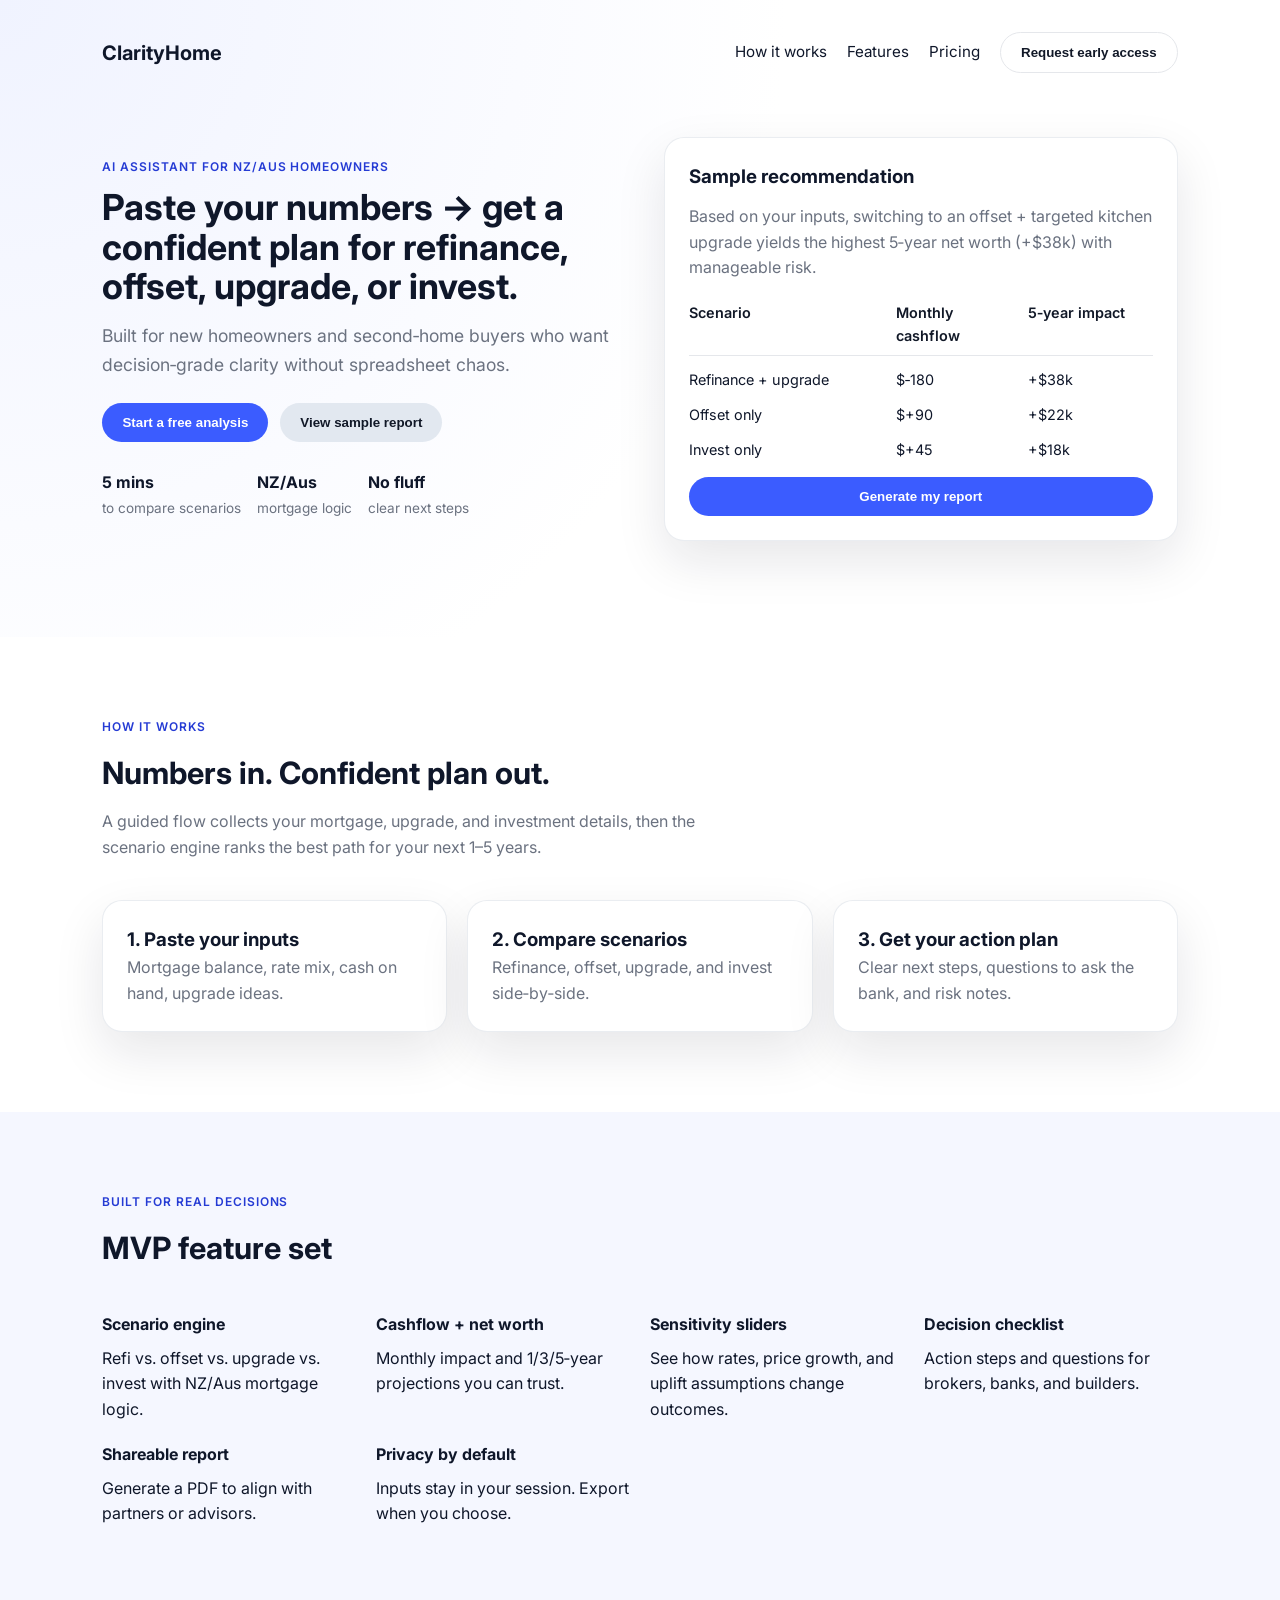
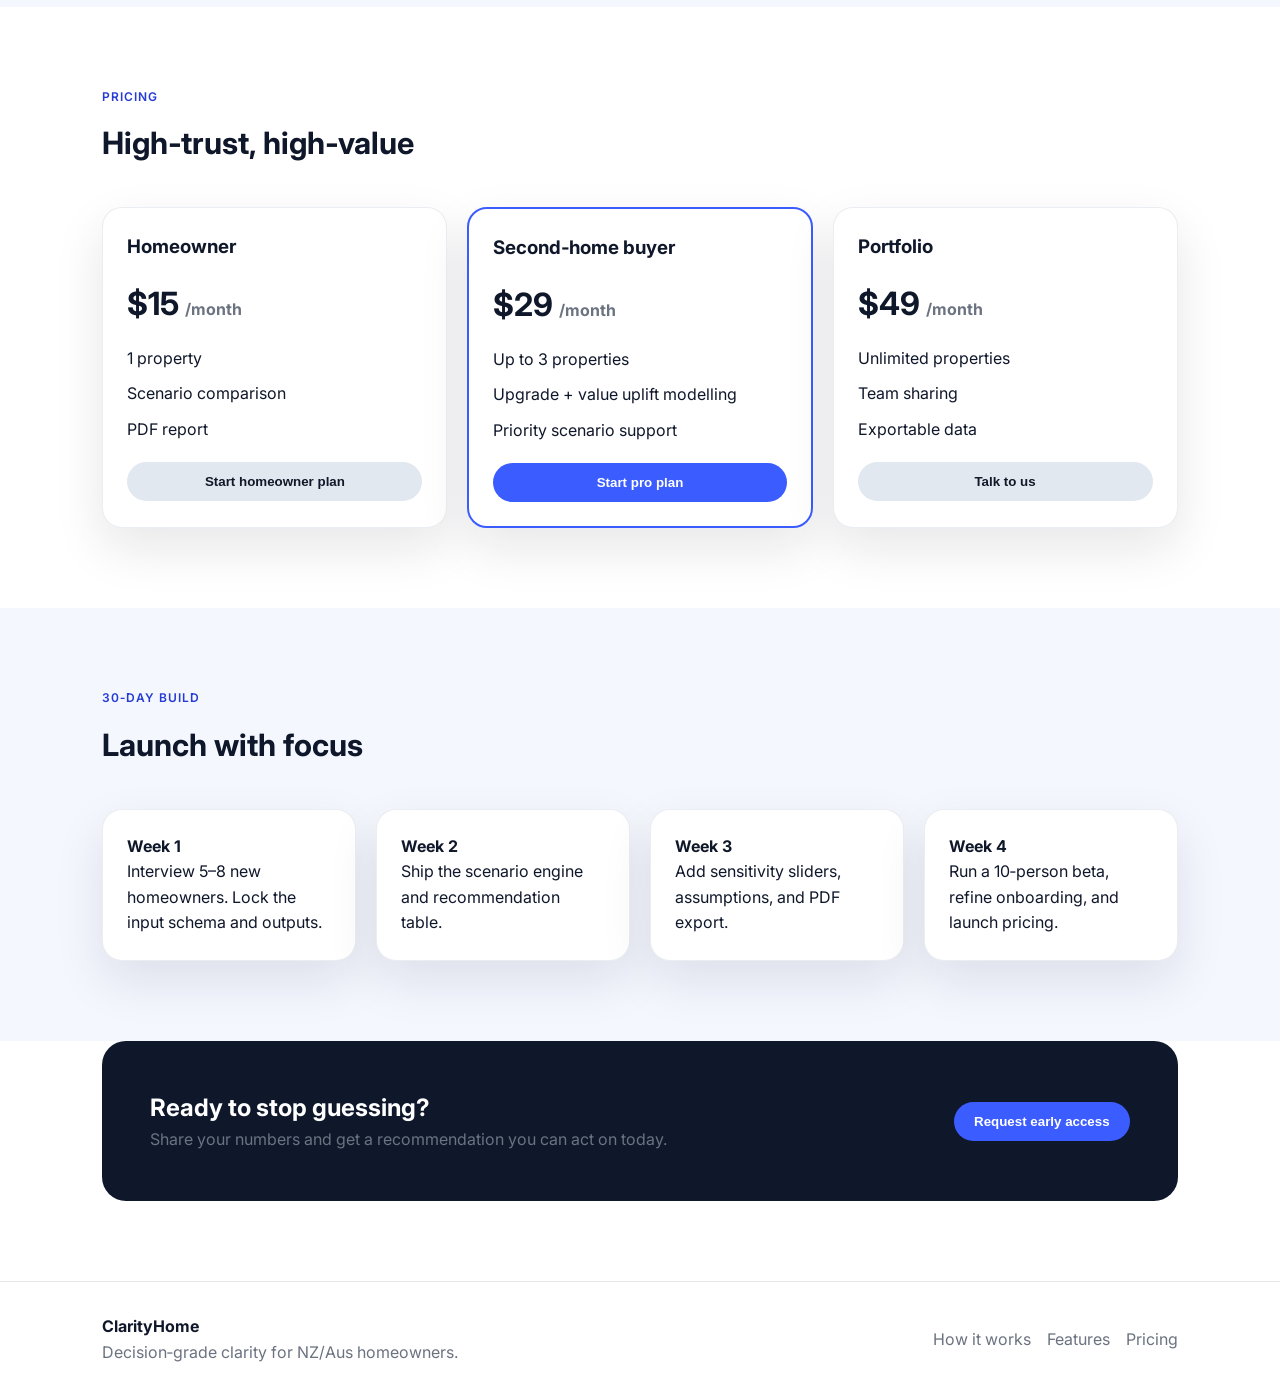
<file: index.html>
<!doctype html>
<html lang="en">
  <head>
    <meta charset="UTF-8" />
    <meta name="viewport" content="width=device-width, initial-scale=1.0" />
    <title>ClarityHome — AI Assistant for Homeowners</title>
    <link rel="stylesheet" href="styles.css" />
    <link rel="preconnect" href="https://fonts.googleapis.com" />
    <link rel="preconnect" href="https://fonts.gstatic.com" crossorigin />
    <link
      href="https://fonts.googleapis.com/css2?family=Inter:wght@300;400;500;600;700&display=swap"
      rel="stylesheet"
    />
  </head>
  <body>
    <header class="hero">
      <nav class="nav">
        <div class="logo">ClarityHome</div>
        <div class="nav-links">
          <a href="#how">How it works</a>
          <a href="#features">Features</a>
          <a href="#pricing">Pricing</a>
          <button class="btn btn-ghost">Request early access</button>
        </div>
      </nav>

      <section class="hero-content">
        <div>
          <p class="eyebrow">AI assistant for NZ/Aus homeowners</p>
          <h1>
            Paste your numbers → get a confident plan for refinance, offset, upgrade, or invest.
          </h1>
          <p class="subhead">
            Built for new homeowners and second‑home buyers who want decision‑grade clarity without
            spreadsheet chaos.
          </p>
          <div class="hero-actions">
            <button class="btn btn-primary">Start a free analysis</button>
            <button class="btn btn-secondary">View sample report</button>
          </div>
          <div class="trust">
            <div>
              <span class="metric">5 mins</span>
              <span class="label">to compare scenarios</span>
            </div>
            <div>
              <span class="metric">NZ/Aus</span>
              <span class="label">mortgage logic</span>
            </div>
            <div>
              <span class="metric">No fluff</span>
              <span class="label">clear next steps</span>
            </div>
          </div>
        </div>
        <div class="card preview-card">
          <h3>Sample recommendation</h3>
          <p class="muted">
            Based on your inputs, switching to an offset + targeted kitchen upgrade yields the
            highest 5‑year net worth (+$38k) with manageable risk.
          </p>
          <div class="table">
            <div class="row header">
              <span>Scenario</span>
              <span>Monthly cashflow</span>
              <span>5‑year impact</span>
            </div>
            <div class="row">
              <span>Refinance + upgrade</span>
              <span>$‑180</span>
              <span>+$38k</span>
            </div>
            <div class="row">
              <span>Offset only</span>
              <span>$+90</span>
              <span>+$22k</span>
            </div>
            <div class="row">
              <span>Invest only</span>
              <span>$+45</span>
              <span>+$18k</span>
            </div>
          </div>
          <button class="btn btn-primary btn-block">Generate my report</button>
        </div>
      </section>
    </header>

    <main>
      <section class="section" id="how">
        <div class="section-header">
          <p class="eyebrow">How it works</p>
          <h2>Numbers in. Confident plan out.</h2>
          <p class="muted">
            A guided flow collects your mortgage, upgrade, and investment details, then the
            scenario engine ranks the best path for your next 1–5 years.
          </p>
        </div>
        <div class="steps">
          <div class="card">
            <h3>1. Paste your inputs</h3>
            <p class="muted">Mortgage balance, rate mix, cash on hand, upgrade ideas.</p>
          </div>
          <div class="card">
            <h3>2. Compare scenarios</h3>
            <p class="muted">Refinance, offset, upgrade, and invest side‑by‑side.</p>
          </div>
          <div class="card">
            <h3>3. Get your action plan</h3>
            <p class="muted">Clear next steps, questions to ask the bank, and risk notes.</p>
          </div>
        </div>
      </section>

      <section class="section alt" id="features">
        <div class="section-header">
          <p class="eyebrow">Built for real decisions</p>
          <h2>MVP feature set</h2>
        </div>
        <div class="feature-grid">
          <div class="feature">
            <h4>Scenario engine</h4>
            <p>Refi vs. offset vs. upgrade vs. invest with NZ/Aus mortgage logic.</p>
          </div>
          <div class="feature">
            <h4>Cashflow + net worth</h4>
            <p>Monthly impact and 1/3/5‑year projections you can trust.</p>
          </div>
          <div class="feature">
            <h4>Sensitivity sliders</h4>
            <p>See how rates, price growth, and uplift assumptions change outcomes.</p>
          </div>
          <div class="feature">
            <h4>Decision checklist</h4>
            <p>Action steps and questions for brokers, banks, and builders.</p>
          </div>
          <div class="feature">
            <h4>Shareable report</h4>
            <p>Generate a PDF to align with partners or advisors.</p>
          </div>
          <div class="feature">
            <h4>Privacy by default</h4>
            <p>Inputs stay in your session. Export when you choose.</p>
          </div>
        </div>
      </section>

      <section class="section" id="pricing">
        <div class="section-header">
          <p class="eyebrow">Pricing</p>
          <h2>High‑trust, high‑value</h2>
        </div>
        <div class="pricing">
          <div class="card">
            <h3>Homeowner</h3>
            <p class="price">$15<span>/month</span></p>
            <ul>
              <li>1 property</li>
              <li>Scenario comparison</li>
              <li>PDF report</li>
            </ul>
            <button class="btn btn-secondary btn-block">Start homeowner plan</button>
          </div>
          <div class="card highlight">
            <h3>Second‑home buyer</h3>
            <p class="price">$29<span>/month</span></p>
            <ul>
              <li>Up to 3 properties</li>
              <li>Upgrade + value uplift modelling</li>
              <li>Priority scenario support</li>
            </ul>
            <button class="btn btn-primary btn-block">Start pro plan</button>
          </div>
          <div class="card">
            <h3>Portfolio</h3>
            <p class="price">$49<span>/month</span></p>
            <ul>
              <li>Unlimited properties</li>
              <li>Team sharing</li>
              <li>Exportable data</li>
            </ul>
            <button class="btn btn-secondary btn-block">Talk to us</button>
          </div>
        </div>
      </section>

      <section class="section alt" id="plan">
        <div class="section-header">
          <p class="eyebrow">30‑day build</p>
          <h2>Launch with focus</h2>
        </div>
        <div class="timeline">
          <div class="card">
            <h4>Week 1</h4>
            <p>Interview 5–8 new homeowners. Lock the input schema and outputs.</p>
          </div>
          <div class="card">
            <h4>Week 2</h4>
            <p>Ship the scenario engine and recommendation table.</p>
          </div>
          <div class="card">
            <h4>Week 3</h4>
            <p>Add sensitivity sliders, assumptions, and PDF export.</p>
          </div>
          <div class="card">
            <h4>Week 4</h4>
            <p>Run a 10‑person beta, refine onboarding, and launch pricing.</p>
          </div>
        </div>
      </section>

      <section class="section cta">
        <div>
          <h2>Ready to stop guessing?</h2>
          <p class="muted">
            Share your numbers and get a recommendation you can act on today.
          </p>
        </div>
        <button class="btn btn-primary">Request early access</button>
      </section>
    </main>

    <footer class="footer">
      <div>
        <strong>ClarityHome</strong>
        <p class="muted">Decision‑grade clarity for NZ/Aus homeowners.</p>
      </div>
      <div class="footer-links">
        <a href="#how">How it works</a>
        <a href="#features">Features</a>
        <a href="#pricing">Pricing</a>
      </div>
    </footer>
  </body>
</html>
</file>
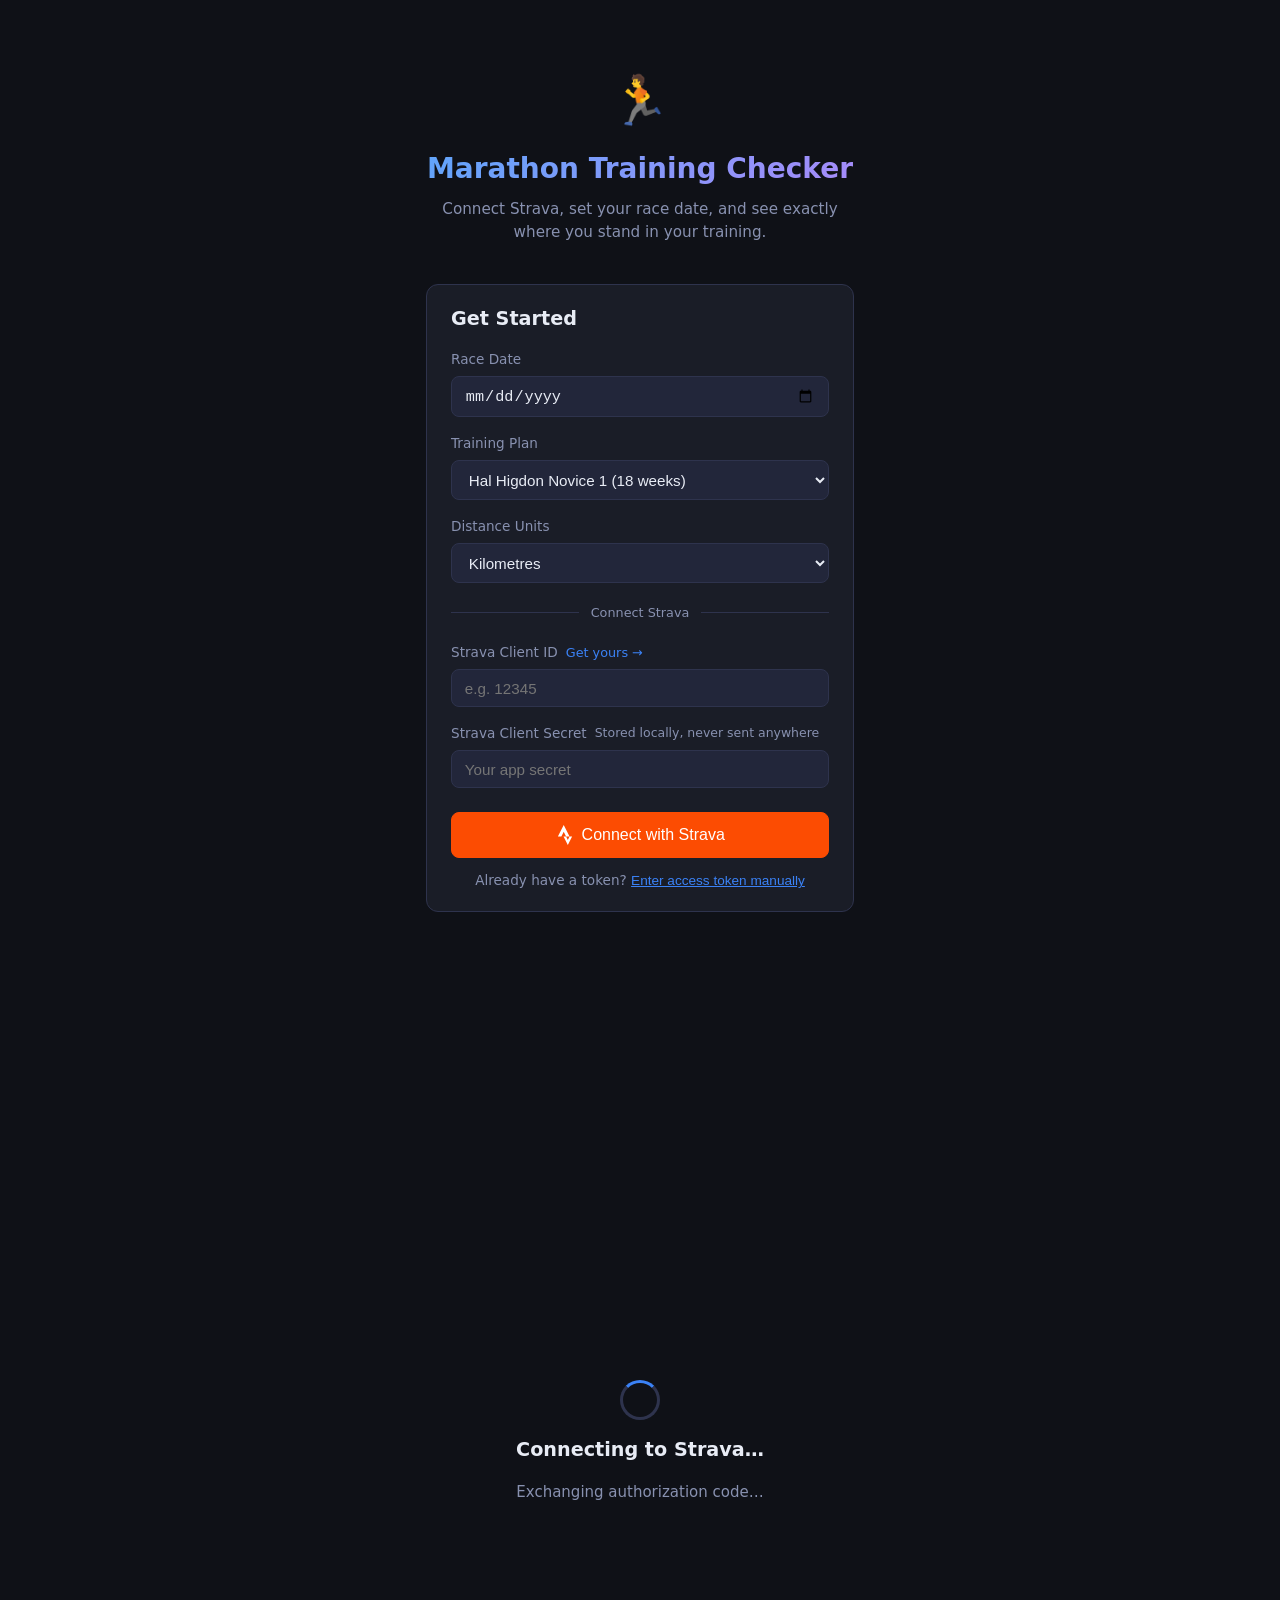
<file: marathon/index.html>
<!DOCTYPE html>
<html lang="en">
<head>
  <meta charset="UTF-8" />
  <meta name="viewport" content="width=device-width, initial-scale=1.0" />
  <title>Marathon Training Checker</title>
  <link rel="stylesheet" href="styles.css" />
</head>
<body>

  <!-- SETUP VIEW -->
  <div id="view-setup" class="view active">
    <div class="hero">
      <div class="hero-icon">🏃</div>
      <h1>Marathon Training Checker</h1>
      <p class="subtitle">Connect Strava, set your race date, and see exactly where you stand in your training.</p>
    </div>

    <div class="card setup-card">
      <h2>Get Started</h2>

      <div class="form-group">
        <label for="race-date">Race Date</label>
        <input type="date" id="race-date" />
      </div>

      <div class="form-group">
        <label for="training-plan">Training Plan</label>
        <select id="training-plan">
          <option value="hal-higdon-novice-1">Hal Higdon Novice 1 (18 weeks)</option>
          <option value="hal-higdon-novice-2">Hal Higdon Novice 2 (18 weeks)</option>
          <option value="hal-higdon-intermediate-1">Hal Higdon Intermediate 1 (18 weeks)</option>
          <option value="pfitz-12-55">Pfitzinger 12/55 (12 weeks, up to 55 mi/wk)</option>
        </select>
      </div>

      <div class="form-group">
        <label for="units">Distance Units</label>
        <select id="units">
          <option value="km">Kilometres</option>
          <option value="miles">Miles</option>
        </select>
      </div>

      <div class="divider"><span>Connect Strava</span></div>

      <div class="form-group">
        <label for="client-id">
          Strava Client ID
          <a href="https://www.strava.com/settings/api" target="_blank" class="help-link">Get yours →</a>
        </label>
        <input type="text" id="client-id" placeholder="e.g. 12345" />
      </div>

      <div class="form-group">
        <label for="client-secret">
          Strava Client Secret
          <span class="hint">Stored locally, never sent anywhere</span>
        </label>
        <input type="password" id="client-secret" placeholder="Your app secret" />
      </div>

      <button id="btn-connect-strava" class="btn btn-strava" onclick="connectStrava()">
        <svg width="20" height="20" viewBox="0 0 24 24" fill="currentColor"><path d="M15.387 17.944l-2.089-4.116h-3.065L15.387 24l5.15-10.172h-3.066m-7.008-5.599l2.836 5.599h4.172L10.463 0l-7 13.828h4.169"/></svg>
        Connect with Strava
      </button>

      <p class="setup-note">
        Already have a token?
        <button class="link-btn" onclick="showTokenEntry()">Enter access token manually</button>
      </p>

      <div id="token-entry" class="hidden">
        <div class="form-group">
          <label for="manual-token">Access Token</label>
          <input type="text" id="manual-token" placeholder="Paste your Strava access token" />
        </div>
        <button class="btn btn-primary" onclick="saveManualToken()">Save & Continue</button>
      </div>
    </div>
  </div>

  <!-- OAUTH CALLBACK VIEW -->
  <div id="view-callback" class="view">
    <div class="hero">
      <div class="loading-spinner"></div>
      <h2>Connecting to Strava…</h2>
      <p id="callback-status">Exchanging authorization code…</p>
    </div>
  </div>

  <!-- DASHBOARD VIEW -->
  <div id="view-dashboard" class="view">
    <header class="dash-header">
      <div class="dash-title">
        <span class="dash-icon">🏃</span>
        <div>
          <h1>Marathon Training</h1>
          <p id="dash-subtitle">Loading…</p>
        </div>
      </div>
      <div class="dash-actions">
        <button class="btn btn-sm" onclick="refreshActivities()">↻ Refresh</button>
        <button class="btn btn-sm btn-ghost" onclick="showSettings()">⚙ Settings</button>
      </div>
    </header>

    <!-- Status Banner -->
    <div id="status-banner" class="status-banner"></div>

    <!-- Key Stats -->
    <div class="stats-grid">
      <div class="stat-card">
        <div class="stat-label">Training Week</div>
        <div class="stat-value" id="stat-week">–</div>
        <div class="stat-sub" id="stat-week-sub">of 18</div>
      </div>
      <div class="stat-card">
        <div class="stat-label">Days to Race</div>
        <div class="stat-value" id="stat-days">–</div>
        <div class="stat-sub" id="stat-race-name">Race Day</div>
      </div>
      <div class="stat-card">
        <div class="stat-label">This Week</div>
        <div class="stat-value" id="stat-this-week">–</div>
        <div class="stat-sub" id="stat-this-week-target">of – planned</div>
      </div>
      <div class="stat-card">
        <div class="stat-label">Long Run</div>
        <div class="stat-value" id="stat-long-run">–</div>
        <div class="stat-sub" id="stat-long-run-target">of – planned</div>
      </div>
    </div>

    <!-- This Week Progress -->
    <div class="card">
      <div class="card-header">
        <h3>This Week's Progress</h3>
        <span id="week-range" class="card-meta"></span>
      </div>
      <div id="week-runs" class="run-list"></div>
      <div id="week-progress-bar" class="progress-wrap">
        <div class="progress-labels">
          <span id="progress-actual-label">0 km done</span>
          <span id="progress-target-label">0 km planned</span>
        </div>
        <div class="progress-bar">
          <div id="progress-fill" class="progress-fill" style="width:0%"></div>
        </div>
      </div>
    </div>

    <!-- Weekly Mileage Chart -->
    <div class="card">
      <div class="card-header">
        <h3>Weekly Mileage</h3>
        <span class="card-meta">Last 8 weeks vs plan</span>
      </div>
      <div id="weekly-chart" class="chart-container"></div>
    </div>

    <!-- Upcoming Weeks -->
    <div class="card">
      <div class="card-header">
        <h3>Upcoming Weeks</h3>
      </div>
      <div id="upcoming-weeks" class="upcoming-list"></div>
    </div>

    <!-- Recent Activities -->
    <div class="card">
      <div class="card-header">
        <h3>Recent Runs</h3>
        <span id="activities-count" class="card-meta"></span>
      </div>
      <div id="recent-activities" class="run-list"></div>
    </div>
  </div>

  <!-- SETTINGS VIEW -->
  <div id="view-settings" class="view">
    <header class="dash-header">
      <button class="btn btn-sm btn-ghost" onclick="showDashboard()">← Back</button>
      <h2>Settings</h2>
    </header>
    <div class="card">
      <h3>Training Setup</h3>
      <div class="form-group">
        <label for="settings-race-date">Race Date</label>
        <input type="date" id="settings-race-date" />
      </div>
      <div class="form-group">
        <label for="settings-plan">Training Plan</label>
        <select id="settings-plan">
          <option value="hal-higdon-novice-1">Hal Higdon Novice 1 (18 weeks)</option>
          <option value="hal-higdon-novice-2">Hal Higdon Novice 2 (18 weeks)</option>
          <option value="hal-higdon-intermediate-1">Hal Higdon Intermediate 1 (18 weeks)</option>
          <option value="pfitz-12-55">Pfitzinger 12/55 (12 weeks, up to 55 mi/wk)</option>
        </select>
      </div>
      <div class="form-group">
        <label for="settings-units">Units</label>
        <select id="settings-units">
          <option value="km">Kilometres</option>
          <option value="miles">Miles</option>
        </select>
      </div>
      <button class="btn btn-primary" onclick="saveSettings()">Save Changes</button>
    </div>
    <div class="card">
      <h3>Strava Connection</h3>
      <div id="strava-status-msg" class="strava-status"></div>
      <button class="btn btn-strava" onclick="reconnectStrava()">Reconnect Strava</button>
      <button class="btn btn-danger" onclick="disconnectStrava()">Disconnect</button>
    </div>
    <div class="card">
      <h3>Reset</h3>
      <p class="hint">Clear all saved data and start over.</p>
      <button class="btn btn-danger" onclick="resetAll()">Reset Everything</button>
    </div>
  </div>

  <!-- ERROR TOAST -->
  <div id="toast" class="toast hidden"></div>

  <script src="app.js"></script>
</body>
</html>
</file>
<file: styles.css>
:root {
  color-scheme: light;
  --primary: #3b5cff;
  --primary-dark: #253bd4;
  --secondary: #111827;
  --muted: #6b7280;
  --bg: #f5f7ff;
  --card: #ffffff;
  --border: #e5e7eb;
  --shadow: 0 20px 50px rgba(15, 23, 42, 0.1);
}

* {
  box-sizing: border-box;
  margin: 0;
  padding: 0;
}

body {
  font-family: "Inter", sans-serif;
  background: #ffffff;
  color: #0f172a;
  line-height: 1.6;
}

a {
  color: inherit;
  text-decoration: none;
}

.hero {
  background: radial-gradient(circle at top left, #f0f3ff 0%, #ffffff 55%);
  padding: 32px 8vw 96px;
}

.nav {
  display: flex;
  justify-content: space-between;
  align-items: center;
  margin-bottom: 64px;
}

.logo {
  font-weight: 700;
  font-size: 1.25rem;
}

.nav-links {
  display: flex;
  align-items: center;
  gap: 20px;
  font-size: 0.95rem;
}

.hero-content {
  display: grid;
  grid-template-columns: repeat(auto-fit, minmax(280px, 1fr));
  gap: 48px;
  align-items: center;
}

.eyebrow {
  text-transform: uppercase;
  letter-spacing: 0.08em;
  font-size: 0.75rem;
  font-weight: 600;
  color: var(--primary-dark);
  margin-bottom: 12px;
}

h1 {
  font-size: clamp(2.2rem, 2.8vw, 3.4rem);
  line-height: 1.1;
  margin-bottom: 16px;
}

.subhead {
  font-size: 1.1rem;
  color: var(--muted);
  margin-bottom: 24px;
}

.hero-actions {
  display: flex;
  flex-wrap: wrap;
  gap: 12px;
  margin-bottom: 28px;
}

.btn {
  border: none;
  border-radius: 999px;
  padding: 12px 20px;
  font-weight: 600;
  cursor: pointer;
  transition: transform 0.2s ease, box-shadow 0.2s ease;
}

.btn:hover {
  transform: translateY(-2px);
  box-shadow: 0 12px 22px rgba(15, 23, 42, 0.15);
}

.btn-primary {
  background: var(--primary);
  color: #ffffff;
}

.btn-secondary {
  background: #e2e8f0;
  color: var(--secondary);
}

.btn-ghost {
  background: transparent;
  border: 1px solid var(--border);
  color: var(--secondary);
}

.btn-block {
  width: 100%;
}

.trust {
  display: flex;
  gap: 16px;
  flex-wrap: wrap;
}

.metric {
  display: block;
  font-weight: 700;
  font-size: 1rem;
}

.label {
  color: var(--muted);
  font-size: 0.85rem;
}

.card {
  background: var(--card);
  border-radius: 20px;
  padding: 24px;
  box-shadow: var(--shadow);
  border: 1px solid rgba(148, 163, 184, 0.2);
}

.preview-card h3 {
  margin-bottom: 12px;
}

.muted {
  color: var(--muted);
}

.table {
  margin: 20px 0 16px;
  display: grid;
  gap: 12px;
}

.row {
  display: grid;
  grid-template-columns: 1.6fr 1fr 1fr;
  gap: 8px;
  font-size: 0.9rem;
}

.row.header {
  font-weight: 600;
  color: var(--secondary);
  border-bottom: 1px solid var(--border);
  padding-bottom: 8px;
}

.section {
  padding: 80px 8vw;
}

.section.alt {
  background: var(--bg);
}

.section-header {
  max-width: 640px;
  margin-bottom: 40px;
}

.section-header h2 {
  font-size: clamp(1.8rem, 2.4vw, 2.6rem);
  margin-bottom: 12px;
}

.steps,
.feature-grid,
.pricing,
.timeline {
  display: grid;
  gap: 20px;
}

.steps {
  grid-template-columns: repeat(auto-fit, minmax(220px, 1fr));
}

.feature-grid {
  grid-template-columns: repeat(auto-fit, minmax(200px, 1fr));
}

.feature h4 {
  margin-bottom: 8px;
}

.pricing {
  grid-template-columns: repeat(auto-fit, minmax(220px, 1fr));
}

.price {
  font-size: 2rem;
  font-weight: 700;
  margin: 16px 0;
}

.price span {
  font-size: 1rem;
  color: var(--muted);
  margin-left: 6px;
}

ul {
  list-style: none;
  display: grid;
  gap: 10px;
  margin-bottom: 20px;
}

.highlight {
  border: 2px solid var(--primary);
}

.timeline {
  grid-template-columns: repeat(auto-fit, minmax(220px, 1fr));
}

.cta {
  display: flex;
  justify-content: space-between;
  align-items: center;
  gap: 24px;
  background: #0f172a;
  color: #ffffff;
  border-radius: 24px;
  margin: 0 8vw 80px;
  padding: 48px;
}

.footer {
  display: flex;
  justify-content: space-between;
  align-items: center;
  padding: 32px 8vw;
  border-top: 1px solid var(--border);
}

.footer-links {
  display: flex;
  gap: 16px;
  color: var(--muted);
}

@media (max-width: 900px) {
  .nav {
    flex-direction: column;
    align-items: flex-start;
    gap: 16px;
  }

  .cta {
    flex-direction: column;
    align-items: flex-start;
  }
}

@media (max-width: 600px) {
  .nav-links {
    flex-direction: column;
    align-items: flex-start;
  }

  .row {
    grid-template-columns: 1fr;
  }
}
</file>
<file: marathon/styles.css>
/* ── Marathon Training Checker ── */
:root {
  --bg: #0f1117;
  --surface: #1a1d27;
  --surface2: #22263a;
  --border: #2e334d;
  --text: #e8ecf5;
  --text-muted: #8891b0;
  --primary: #3b82f6;
  --primary-dark: #2563eb;
  --strava: #fc4c02;
  --good: #22c55e;
  --warn: #f59e0b;
  --bad: #ef4444;
  --radius: 12px;
  --radius-sm: 8px;
}

* { box-sizing: border-box; margin: 0; padding: 0; }

body {
  background: var(--bg);
  color: var(--text);
  font-family: -apple-system, BlinkMacSystemFont, 'Segoe UI', system-ui, sans-serif;
  font-size: 15px;
  line-height: 1.5;
  min-height: 100vh;
}

/* ── Views ── */
.view { display: none; }
.view.active { display: block; }

/* ── Setup ── */
#view-setup {
  max-width: 460px;
  margin: 0 auto;
  padding: 2rem 1rem 4rem;
}

.hero {
  text-align: center;
  padding: 2rem 0 1.5rem;
}

.hero-icon { font-size: 3rem; margin-bottom: 0.75rem; }

.hero h1 {
  font-size: 1.75rem;
  font-weight: 700;
  background: linear-gradient(135deg, #60a5fa, #a78bfa);
  -webkit-background-clip: text;
  -webkit-text-fill-color: transparent;
  background-clip: text;
}

.hero .subtitle {
  color: var(--text-muted);
  margin-top: 0.5rem;
  font-size: 0.95rem;
}

/* ── Cards ── */
.card {
  background: var(--surface);
  border: 1px solid var(--border);
  border-radius: var(--radius);
  padding: 1.25rem 1.5rem;
  margin-bottom: 1rem;
}

.setup-card { margin-top: 1rem; }

.card-header {
  display: flex;
  align-items: center;
  justify-content: space-between;
  margin-bottom: 1rem;
}

.card-header h3 { font-size: 1rem; font-weight: 600; }
.card-meta { color: var(--text-muted); font-size: 0.8rem; }

/* ── Form ── */
.form-group { margin-bottom: 1rem; }

label {
  display: flex;
  align-items: center;
  gap: 0.5rem;
  font-size: 0.85rem;
  font-weight: 500;
  color: var(--text-muted);
  margin-bottom: 0.4rem;
}

input[type="text"],
input[type="password"],
input[type="date"],
select {
  width: 100%;
  background: var(--surface2);
  border: 1px solid var(--border);
  border-radius: var(--radius-sm);
  color: var(--text);
  font-size: 0.95rem;
  padding: 0.6rem 0.8rem;
  outline: none;
  transition: border-color 0.15s;
}

input:focus, select:focus { border-color: var(--primary); }
select option { background: var(--surface2); }

/* ── Buttons ── */
.btn {
  display: inline-flex;
  align-items: center;
  gap: 0.4rem;
  padding: 0.6rem 1.2rem;
  border-radius: var(--radius-sm);
  border: 1px solid var(--border);
  background: var(--surface2);
  color: var(--text);
  font-size: 0.9rem;
  font-weight: 500;
  cursor: pointer;
  text-decoration: none;
  transition: background 0.15s, border-color 0.15s;
}
.btn:hover { background: #2d3145; border-color: #3d4260; }

.btn-primary {
  background: var(--primary);
  border-color: var(--primary);
  color: #fff;
}
.btn-primary:hover { background: var(--primary-dark); border-color: var(--primary-dark); }

.btn-strava {
  width: 100%;
  background: var(--strava);
  border-color: var(--strava);
  color: #fff;
  justify-content: center;
  font-size: 1rem;
  padding: 0.75rem;
  margin-top: 0.5rem;
}
.btn-strava:hover { background: #e0420c; border-color: #e0420c; }

.btn-danger {
  background: transparent;
  border-color: var(--bad);
  color: var(--bad);
}
.btn-danger:hover { background: rgba(239,68,68,.1); }

.btn-ghost {
  background: transparent;
  border-color: transparent;
  color: var(--text-muted);
}
.btn-ghost:hover { background: var(--surface2); color: var(--text); }

.btn-sm { padding: 0.35rem 0.75rem; font-size: 0.8rem; }

.link-btn {
  background: none;
  border: none;
  color: var(--primary);
  cursor: pointer;
  font-size: inherit;
  padding: 0;
  text-decoration: underline;
}

/* ── Divider ── */
.divider {
  display: flex;
  align-items: center;
  gap: 0.75rem;
  margin: 1.25rem 0;
  color: var(--text-muted);
  font-size: 0.8rem;
}
.divider::before, .divider::after {
  content: '';
  flex: 1;
  height: 1px;
  background: var(--border);
}

.help-link { color: var(--primary); font-size: 0.8rem; text-decoration: none; }
.help-link:hover { text-decoration: underline; }

.hint { color: var(--text-muted); font-size: 0.78rem; }

.setup-note {
  text-align: center;
  margin-top: 0.75rem;
  font-size: 0.85rem;
  color: var(--text-muted);
}

/* ── Dashboard ── */
#view-dashboard, #view-settings {
  max-width: 800px;
  margin: 0 auto;
  padding: 1rem 1rem 4rem;
}

.dash-header {
  display: flex;
  align-items: center;
  justify-content: space-between;
  gap: 1rem;
  padding: 1rem 0;
  margin-bottom: 0.75rem;
  border-bottom: 1px solid var(--border);
}

.dash-title { display: flex; align-items: center; gap: 0.75rem; }
.dash-icon { font-size: 1.75rem; }
.dash-title h1 { font-size: 1.25rem; font-weight: 700; }
.dash-title p { color: var(--text-muted); font-size: 0.82rem; margin-top: 0.1rem; }
.dash-actions { display: flex; gap: 0.5rem; }

/* ── Status Banner ── */
.status-banner {
  padding: 0.65rem 1rem;
  border-radius: var(--radius-sm);
  font-size: 0.9rem;
  font-weight: 500;
  margin-bottom: 1rem;
  text-align: center;
}
.status-good  { background: rgba(34,197,94,.15);  color: var(--good); border: 1px solid rgba(34,197,94,.3);  }
.status-warn  { background: rgba(245,158,11,.15); color: var(--warn); border: 1px solid rgba(245,158,11,.3); }
.status-bad   { background: rgba(239,68,68,.15);  color: var(--bad);  border: 1px solid rgba(239,68,68,.3);  }
.status-neutral { background: var(--surface); color: var(--text-muted); border: 1px solid var(--border); }

/* ── Stats Grid ── */
.stats-grid {
  display: grid;
  grid-template-columns: repeat(2, 1fr);
  gap: 0.75rem;
  margin-bottom: 1rem;
}
@media(min-width: 540px) { .stats-grid { grid-template-columns: repeat(4, 1fr); } }

.stat-card {
  background: var(--surface);
  border: 1px solid var(--border);
  border-radius: var(--radius);
  padding: 1rem;
  text-align: center;
}

.stat-label { font-size: 0.75rem; color: var(--text-muted); text-transform: uppercase; letter-spacing: .05em; }
.stat-value { font-size: 1.6rem; font-weight: 700; margin: 0.2rem 0 0.1rem; }
.stat-sub   { font-size: 0.75rem; color: var(--text-muted); }

/* ── Run List ── */
.run-list { display: flex; flex-direction: column; gap: 0.5rem; }

.run-item {
  display: flex;
  align-items: center;
  justify-content: space-between;
  padding: 0.6rem 0;
  border-bottom: 1px solid var(--border);
}
.run-item:last-child { border-bottom: none; }

.run-info { display: flex; flex-direction: column; gap: 0.1rem; }
.run-name  { font-weight: 500; font-size: 0.92rem; }
.run-date  { font-size: 0.78rem; color: var(--text-muted); }

.run-stats { display: flex; align-items: center; gap: 0.75rem; text-align: right; }
.run-dist  { font-weight: 600; font-size: 0.95rem; }
.run-pace  { color: var(--text-muted); font-size: 0.82rem; }

.empty-msg { color: var(--text-muted); font-size: 0.88rem; padding: 0.5rem 0; }

/* ── Progress Bar ── */
.progress-wrap { margin-top: 1rem; }
.progress-labels {
  display: flex;
  justify-content: space-between;
  font-size: 0.8rem;
  color: var(--text-muted);
  margin-bottom: 0.4rem;
}
.progress-bar {
  height: 10px;
  background: var(--surface2);
  border-radius: 99px;
  overflow: hidden;
}
.progress-fill {
  height: 100%;
  background: linear-gradient(90deg, var(--primary), #a78bfa);
  border-radius: 99px;
  transition: width 0.6s ease;
}

/* ── Weekly Chart ── */
.chart-container { overflow-x: auto; }

.chart {
  display: flex;
  align-items: flex-end;
  gap: 6px;
  height: 120px;
  padding-bottom: 24px; /* room for labels */
  min-width: 300px;
}

.chart-col {
  flex: 1;
  display: flex;
  flex-direction: column;
  align-items: center;
  height: 100%;
  position: relative;
}

.chart-col-current .chart-label { color: var(--primary); font-weight: 700; }

.chart-bars {
  flex: 1;
  width: 100%;
  display: flex;
  align-items: flex-end;
  gap: 2px;
}

.bar-planned, .bar-actual {
  flex: 1;
  border-radius: 3px 3px 0 0;
  min-height: 2px;
  transition: height 0.4s ease;
}
.bar-planned { background: var(--border); }
.bar-actual  { background: var(--primary); }

.chart-label {
  font-size: 0.68rem;
  color: var(--text-muted);
  position: absolute;
  bottom: 0;
}

.chart-legend {
  display: flex;
  gap: 1.25rem;
  margin-top: 0.75rem;
  font-size: 0.8rem;
  color: var(--text-muted);
}
.legend-item { display: flex; align-items: center; gap: 0.35rem; }
.legend-dot  { width: 10px; height: 10px; border-radius: 2px; }
.dot-planned { background: var(--border); }
.dot-actual  { background: var(--primary); }

/* ── Upcoming ── */
.upcoming-list { display: flex; flex-direction: column; gap: 0.5rem; }

.upcoming-item {
  display: flex;
  align-items: center;
  justify-content: space-between;
  padding: 0.55rem 0;
  border-bottom: 1px solid var(--border);
}
.upcoming-item:last-child { border-bottom: none; }

.upcoming-week { font-weight: 600; font-size: 0.9rem; }
.upcoming-stats { font-size: 0.85rem; color: var(--text-muted); }
.sep { margin: 0 0.2rem; }

/* ── Strava Status ── */
.strava-status {
  font-size: 0.9rem;
  font-weight: 500;
  padding: 0.5rem 0;
  margin-bottom: 0.75rem;
}
.connected    { color: var(--good); }
.disconnected { color: var(--bad);  }

/* ── Settings ── */
#view-settings { padding-top: 0.5rem; }
#view-settings h3 { font-size: 0.95rem; font-weight: 600; margin-bottom: 1rem; }
#view-settings .dash-header { margin-bottom: 1rem; }

/* ── Callback ── */
#view-callback {
  display: flex;
  align-items: center;
  justify-content: center;
  min-height: 100vh;
}
#view-callback .hero { padding: 2rem; }

.loading-spinner {
  width: 40px;
  height: 40px;
  border: 3px solid var(--border);
  border-top-color: var(--primary);
  border-radius: 50%;
  animation: spin 0.8s linear infinite;
  margin: 0 auto 1rem;
}
@keyframes spin { to { transform: rotate(360deg); } }

/* ── Toast ── */
.toast {
  position: fixed;
  bottom: 1.5rem;
  left: 50%;
  transform: translateX(-50%);
  padding: 0.65rem 1.25rem;
  border-radius: var(--radius-sm);
  font-size: 0.9rem;
  font-weight: 500;
  z-index: 999;
  max-width: 90vw;
  text-align: center;
  animation: slideUp 0.2s ease;
}
.toast-info  { background: var(--surface2); border: 1px solid var(--border); color: var(--text); }
.toast-error { background: rgba(239,68,68,.2); border: 1px solid var(--bad); color: var(--bad); }
.hidden { display: none !important; }

@keyframes slideUp {
  from { transform: translateX(-50%) translateY(12px); opacity: 0; }
  to   { transform: translateX(-50%) translateY(0);    opacity: 1; }
}

/* ── Misc ── */
h2 { font-size: 1.2rem; font-weight: 700; margin-bottom: 1rem; }
p  { color: var(--text-muted); }
</file>
